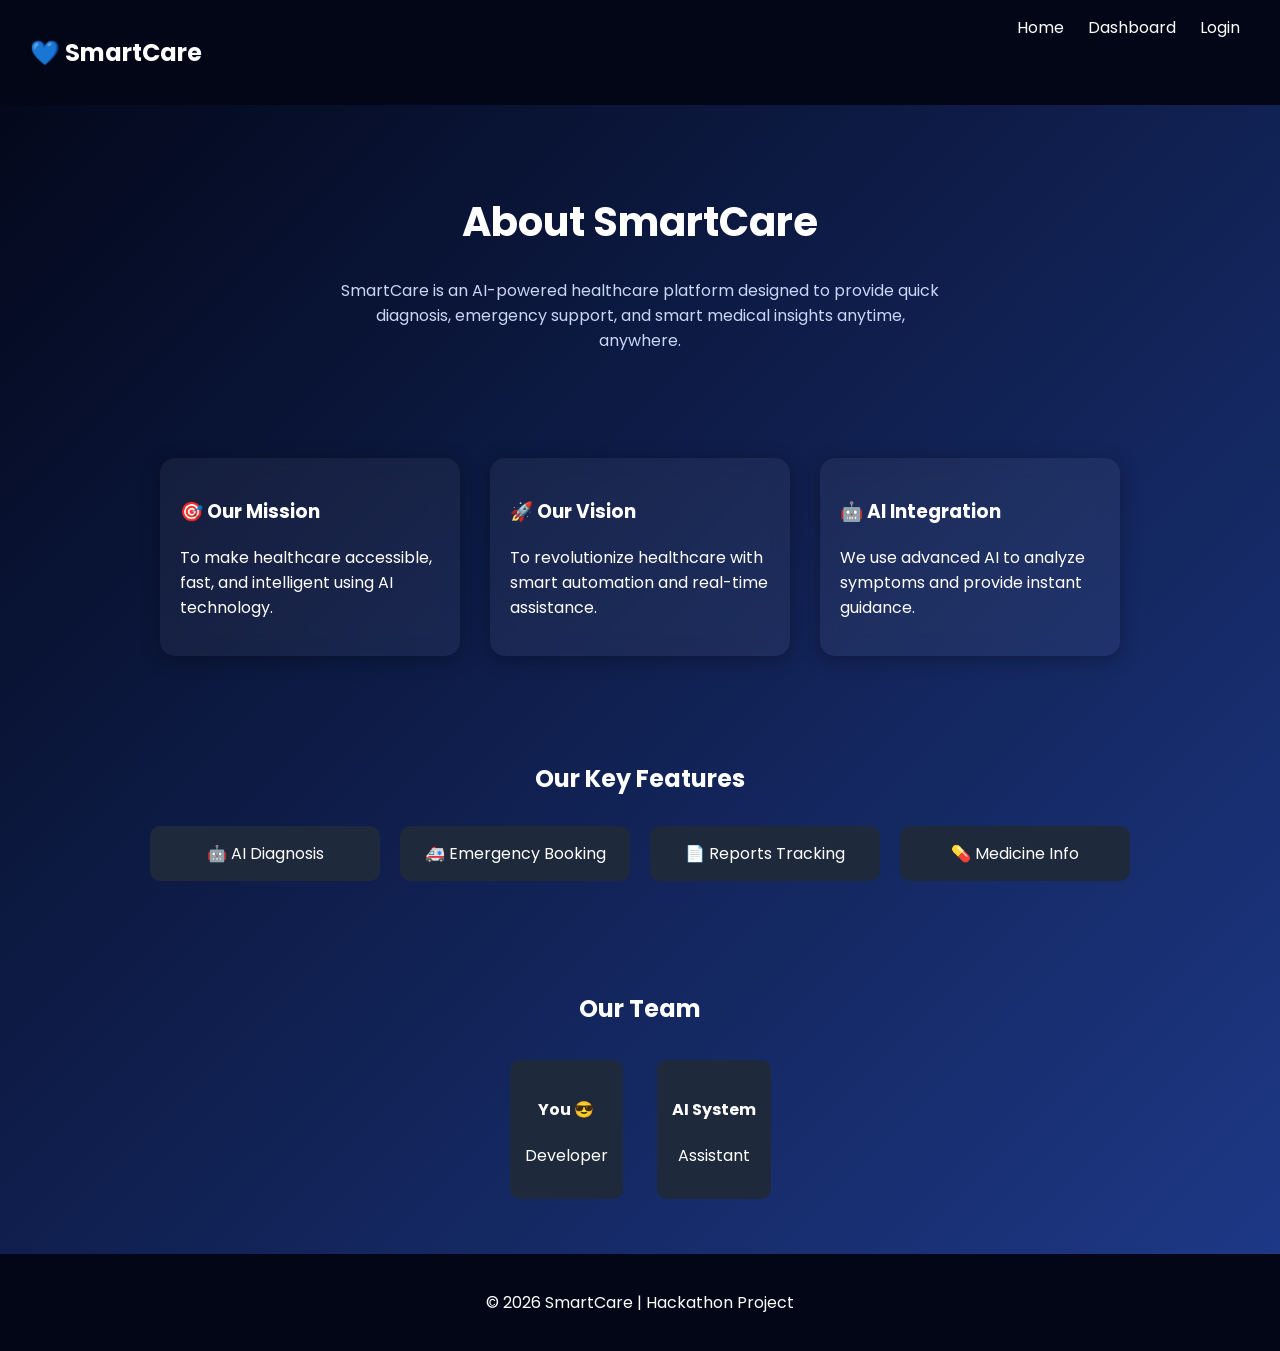
<file: about.html>
<!DOCTYPE html>
<html>
<head>
  <title>About - SmartCare</title>

  <meta name="viewport" content="width=device-width, initial-scale=1.0">

  <!-- GOOGLE FONT -->
  <link href="https://fonts.googleapis.com/css2?family=Poppins:wght@300;500;700&display=swap" rel="stylesheet">

  <style>

    body {
      margin: 0;
      font-family: 'Poppins', sans-serif;
      background: linear-gradient(135deg, #020617, #1e3a8a);
      color: white;
    }

    /* NAVBAR */
    .navbar {
      display: flex;
      justify-content: space-between;
      padding: 15px 30px;
      background: #020617;
    }

    .navbar a {
      color: white;
      margin: 10px;
      text-decoration: none;
    }

    /* HERO */
    .about-hero {
      text-align: center;
      padding: 60px 20px;
    }

    .about-hero h1 {
      font-size: 40px;
    }

    .about-hero p {
      color: #cbd5f5;
      max-width: 600px;
      margin: auto;
    }

    /* CONTENT */
    .about-content {
      display: flex;
      flex-wrap: wrap;
      justify-content: center;
      padding: 30px;
    }

    .card {
      background: rgba(255,255,255,0.05);
      backdrop-filter: blur(10px);
      padding: 20px;
      margin: 15px;
      border-radius: 15px;
      width: 260px;
      transition: 0.3s;
      box-shadow: 0 4px 20px rgba(0,0,0,0.3);
    }

    .card:hover {
      transform: translateY(-5px);
    }

    /* FEATURES */
    .features {
      text-align: center;
      padding: 40px;
    }

    .feature-box {
      display: flex;
      justify-content: center;
      flex-wrap: wrap;
    }

    .feature {
      background: #1e293b;
      margin: 10px;
      padding: 15px;
      border-radius: 10px;
      width: 200px;
    }

    /* TEAM */
    .team {
      text-align: center;
      padding: 40px;
    }

    .member {
      display: inline-block;
      margin: 15px;
      padding: 15px;
      background: #1e293b;
      border-radius: 10px;
    }

    /* FOOTER */
    .footer {
      text-align: center;
      padding: 20px;
      background: #020617;
    }

  </style>
</head>

<body>

<!-- NAVBAR -->
<div class="navbar">
  <h2>💙 SmartCare</h2>
  <div>
    <a href="index.html">Home</a>
    <a href="dashboard.html">Dashboard</a>
    <a href="login.html">Login</a>
  </div>
</div>

<!-- HERO -->
<div class="about-hero">
  <h1>About SmartCare</h1>
  <p>
    SmartCare is an AI-powered healthcare platform designed to provide quick diagnosis,
    emergency support, and smart medical insights anytime, anywhere.
  </p>
</div>

<!-- CONTENT -->
<div class="about-content">

  <div class="card">
    <h3>🎯 Our Mission</h3>
    <p>To make healthcare accessible, fast, and intelligent using AI technology.</p>
  </div>

  <div class="card">
    <h3>🚀 Our Vision</h3>
    <p>To revolutionize healthcare with smart automation and real-time assistance.</p>
  </div>

  <div class="card">
    <h3>🤖 AI Integration</h3>
    <p>We use advanced AI to analyze symptoms and provide instant guidance.</p>
  </div>

</div>

<!-- FEATURES -->
<div class="features">

  <h2>Our Key Features</h2>

  <div class="feature-box">
    <div class="feature">🤖 AI Diagnosis</div>
    <div class="feature">🚑 Emergency Booking</div>
    <div class="feature">📄 Reports Tracking</div>
    <div class="feature">💊 Medicine Info</div>
  </div>

</div>

<!-- TEAM -->
<div class="team">

  <h2>Our Team</h2>

  <div class="member">
    <h4>You 😎</h4>
    <p>Developer</p>
  </div>

  <div class="member">
    <h4>AI System</h4>
    <p>Assistant</p>
  </div>

</div>

<!-- FOOTER -->
<div class="footer">
  <p>© 2026 SmartCare | Hackathon Project</p>
</div>

</body>
</html>
</file>
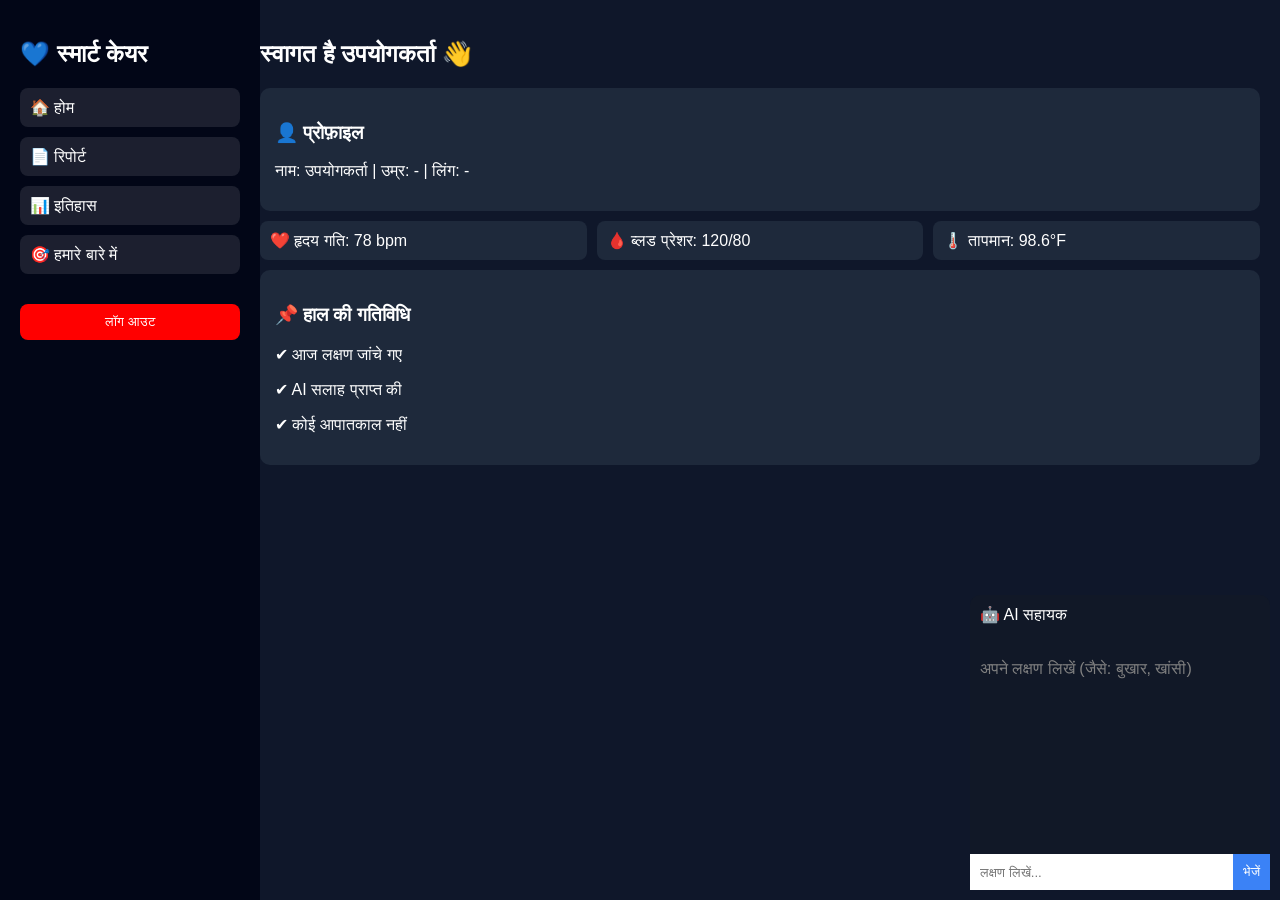
<file: dashboard.html>
<!DOCTYPE html>
<html>
<head>
  <title>स्मार्ट हेल्थकेयर डैशबोर्ड</title>

  <meta name="viewport" content="width=device-width, initial-scale=1.0">

  <style>

    body {
      margin: 0;
      font-family: Arial;
      background: #0f172a;
      color: white;
    }

    /* SIDEBAR */
    .sidebar {
      position: fixed;
      width: 220px;
      height: 100%;
      background: #020617;
      padding: 20px;
    }

    .sidebar h2 {
      margin-bottom: 20px;
    }

    .sidebar a {
      display: block;
      margin: 10px 0;
      padding: 10px;
      background: rgba(255,255,255,0.1);
      border-radius: 8px;
      cursor: pointer;
    }

    .sidebar button {
      margin-top: 20px;
      padding: 10px;
      width: 100%;
      background: red;
      border: none;
      color: white;
      border-radius: 8px;
      cursor: pointer;
    }

    /* MAIN */
    .main {
      margin-left: 240px;
      padding: 20px;
    }

    .section { display: none; }
    .active { display: block; }

    /* CARDS */
    .card {
      background: #1e293b;
      padding: 15px;
      margin: 10px 0;
      border-radius: 10px;
    }

    .stats {
      display: flex;
      gap: 10px;
      flex-wrap: wrap;
    }

    .stat {
      flex: 1;
      background: #1e293b;
      padding: 10px;
      border-radius: 8px;
    }

    /* CHATBOT */
    .chatbot {
      position: fixed;
      right: 10px;
      bottom: 10px;
      width: 300px;
      background: #111827;
      border-radius: 10px;
    }

    .chat-messages {
      height: 200px;
      overflow-y: auto;
      padding: 10px;
    }

    .chat-input {
      display: flex;
    }

    .chat-input input {
      flex: 1;
      padding: 10px;
      border: none;
    }

    .chat-input button {
      padding: 10px;
      background: #3b82f6;
      border: none;
      color: white;
    }

  </style>
</head>

<body>

<!-- SIDEBAR -->
<div class="sidebar">
  <h2>💙 स्मार्ट केयर</h2>

  <a onclick="showSection('home')">🏠 होम</a>
  <a onclick="showSection('reports')">📄 रिपोर्ट</a>
  <a onclick="showSection('history')">📊 इतिहास</a>
  <a onclick="showSection('about')">🎯 हमारे बारे में </a>

  <!-- LOGOUT BUTTON -->
  <button onclick="logout()">लॉग आउट</button>
</div>

<!-- MAIN -->
<div class="main">

  <!-- HOME -->
  <div id="home" class="section active">

    <h2 id="welcome"></h2>

    <!-- USER CARD -->
    <div class="card">
      <h3>👤 प्रोफ़ाइल</h3>
      <p id="userInfo"></p>
    </div>

    <!-- HEALTH STATS -->
    <div class="stats">
      <div class="stat">❤️ हृदय गति: 78 bpm</div>
      <div class="stat">🩸 ब्लड प्रेशर: 120/80</div>
      <div class="stat">🌡️ तापमान: 98.6°F</div>
    </div>

    <!-- ACTIVITY -->
    <div class="card">
      <h3>📌 हाल की गतिविधि</h3>
      <p>✔ आज लक्षण जांचे गए</p>
      <p>✔ AI सलाह प्राप्त की</p>
      <p>✔ कोई आपातकाल नहीं</p>
    </div>

  </div>

  <!-- REPORTS -->
 <div id="reports" class="section">

  <h2>📄 स्वास्थ्य रिपोर्ट</h2>

  <!-- UPLOAD -->
  <div class="card">
    <h3>📤 रिपोर्ट अपलोड करें</h3>

    <input type="file" id="fileInput" accept="application/pdf">
    <button onclick="uploadReport()">अपलोड करें</button>
  </div>

  <!-- LIST -->
  <div class="card">
    <h3>📁 आपकी रिपोर्ट्स</h3>
    <div id="reportList"></div>
  </div>

  <!-- VIEWER -->
  <div class="card">
    <h3>📖 रिपोर्ट देखें</h3>
    <iframe id="pdfViewer" width="100%" height="400px"></iframe>

    <br><br>
    <button onclick="printPDF()">🖨️ प्रिंट करें</button>
  </div>

</div>
  <!-- HISTORY -->
  <div id="history" class="section">
    <h2>📊 इतिहास</h2>

    <div class="card">फ्लू - ठीक हुआ</div>
    <div class="card">सिर दर्द - सामान्य</div>
  </div>

</div>
<!-- ABOUT US -->
 <div id="about" class="section">

  <h2 style="text-align:center;">ℹ️ हमारे बारे में</h2>

  <div style="max-width:700px; margin:auto;">

    <div class="card">
      <h3>💙 स्मार्ट हेल्थकेयर क्या है?</h3>
      <p>
        स्मार्ट हेल्थकेयर एक AI आधारित प्रणाली है जो उपयोगकर्ता के लक्षणों के आधार पर 
        संभावित बीमारियों का अनुमान लगाती है और स्वास्थ्य सलाह देती है।
      </p>
    </div>

    <div class="card">
      <h3>🤖 यह कैसे काम करता है?</h3>
      <p>
        उपयोगकर्ता लक्षण दर्ज करता है → सिस्टम उन्हें डेटाबेस से मिलाता है → 
        सबसे उपयुक्त परिणाम दिखाता है।
      </p>
    </div>

    <div class="card">
      <h3>⚠️ महत्वपूर्ण सूचना</h3>
      <p>
        यह केवल प्राथमिक सलाह देता है। किसी भी गंभीर स्थिति में डॉक्टर से संपर्क करें।
      </p>
    </div>

  </div>

</div>

<!-- CHATBOT -->
<div class="chatbot">

  <div style="padding:10px;">🤖 AI सहायक</div>

  <div id="chatMessages" class="chat-messages">
    <p style="color:gray;">अपने लक्षण लिखें (जैसे: बुखार, खांसी)</p>
  </div>

  <div class="chat-input">
    <input id="chatInput" placeholder="लक्षण लिखें...">
    <button onclick="sendMessage()">भेजें</button>
  </div>

</div>

<script>

// USER DATA
let name = localStorage.getItem("userName") || "उपयोगकर्ता";
let age = localStorage.getItem("age") || "-";
let gender = localStorage.getItem("gender") || "-";

document.getElementById("welcome").innerText =
  "स्वागत है " + name + " 👋";

document.getElementById("userInfo").innerText =
  "नाम: " + name + " | उम्र: " + age + " | लिंग: " + gender;

// LOGOUT
function logout() {
  localStorage.clear();
  window.location.href = "login.html";
}

</script>

<script src="script.js"></script>

</body>
</html>
</file>
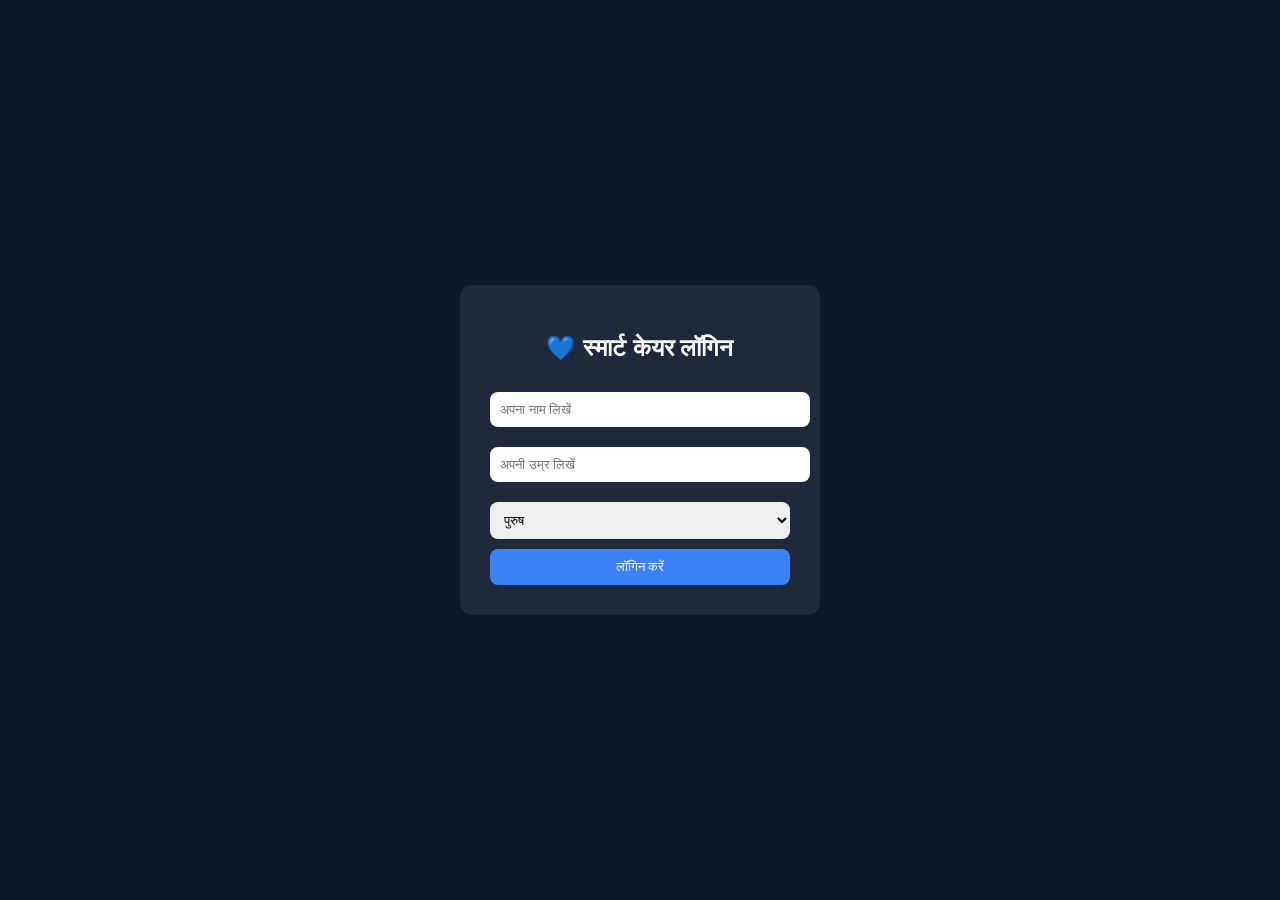
<file: login.html>
<!DOCTYPE html>
<html>
<head>
  <title>लॉगिन - स्मार्ट केयर</title>

  <!-- RESPONSIVE -->
  <meta name="viewport" content="width=device-width, initial-scale=1.0">

  <style>

    body {
      margin: 0;
      font-family: Arial;
      background: #0f172a;
      color: white;
      display: flex;
      justify-content: center;
      align-items: center;
      height: 100vh;
    }

    .login-box {
      background: #1e293b;
      padding: 30px;
      border-radius: 12px;
      width: 300px;
      text-align: center;
    }

    input, select {
      width: 100%;
      padding: 10px;
      margin: 10px 0;
      border: none;
      border-radius: 8px;
    }

    button {
      width: 100%;
      padding: 10px;
      background: #3b82f6;
      border: none;
      color: white;
      border-radius: 8px;
      cursor: pointer;
    }

    button:hover {
      background: #2563eb;
    }

    .title {
      margin-bottom: 20px;
    }

  </style>
</head>

<body>

<div class="login-box">

  <h2 class="title">💙 स्मार्ट केयर लॉगिन</h2>

  <input id="name" placeholder="अपना नाम लिखें">
  <input id="age" type="number" placeholder="अपनी उम्र लिखें">

  <select id="gender">
    <option>पुरुष</option>
    <option>महिला</option>
    <option>अन्य</option>
  </select>

  <button onclick="login()">लॉगिन करें</button>

</div>

<script>

function login() {

  let name = document.getElementById("name").value;
  let age = document.getElementById("age").value;
  let gender = document.getElementById("gender").value;

  if (!name || !age) {
    alert("कृपया सभी जानकारी भरें");
    return;
  }

  // डेटा सेव करें
  localStorage.setItem("userName", name);
  localStorage.setItem("age", age);
  localStorage.setItem("gender", gender);

  // डैशबोर्ड पर जाएं
  window.location.href = "dashboard.html";
}

</script>

</body>
</html>
</file>
